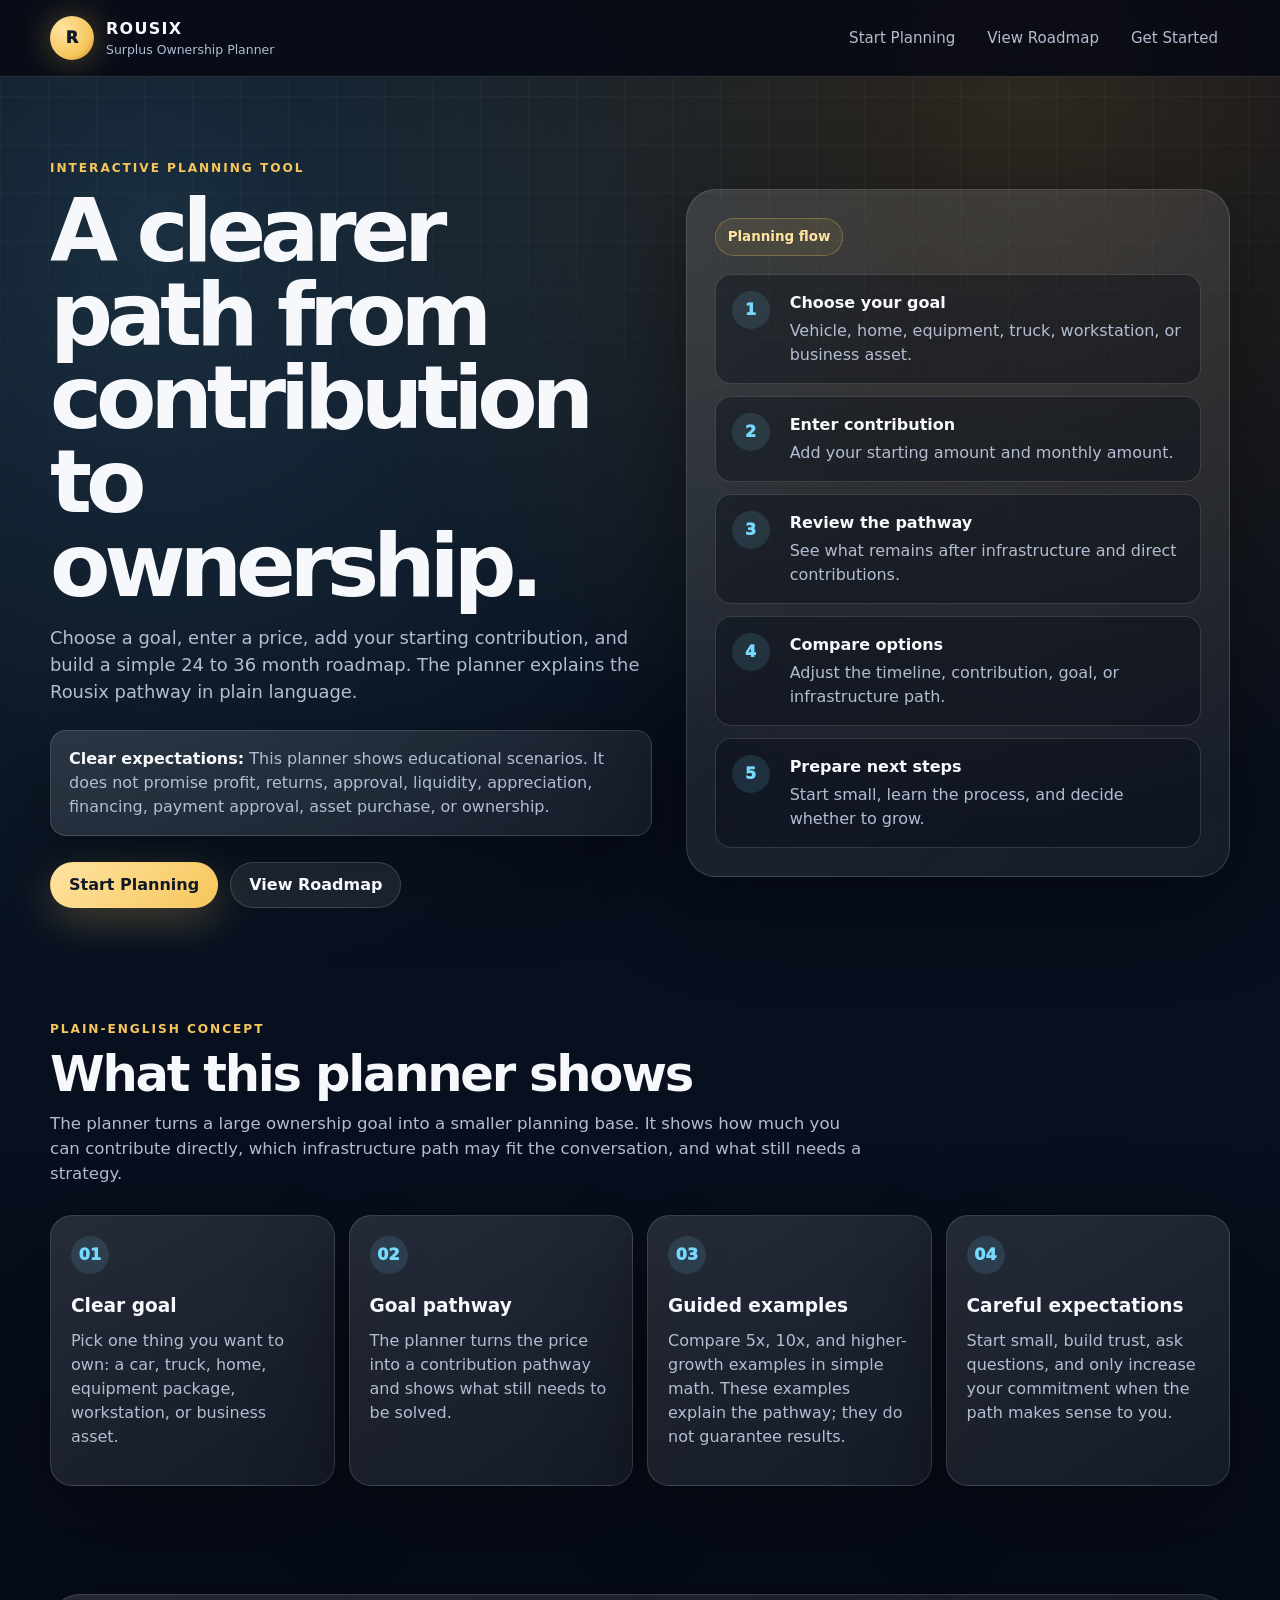
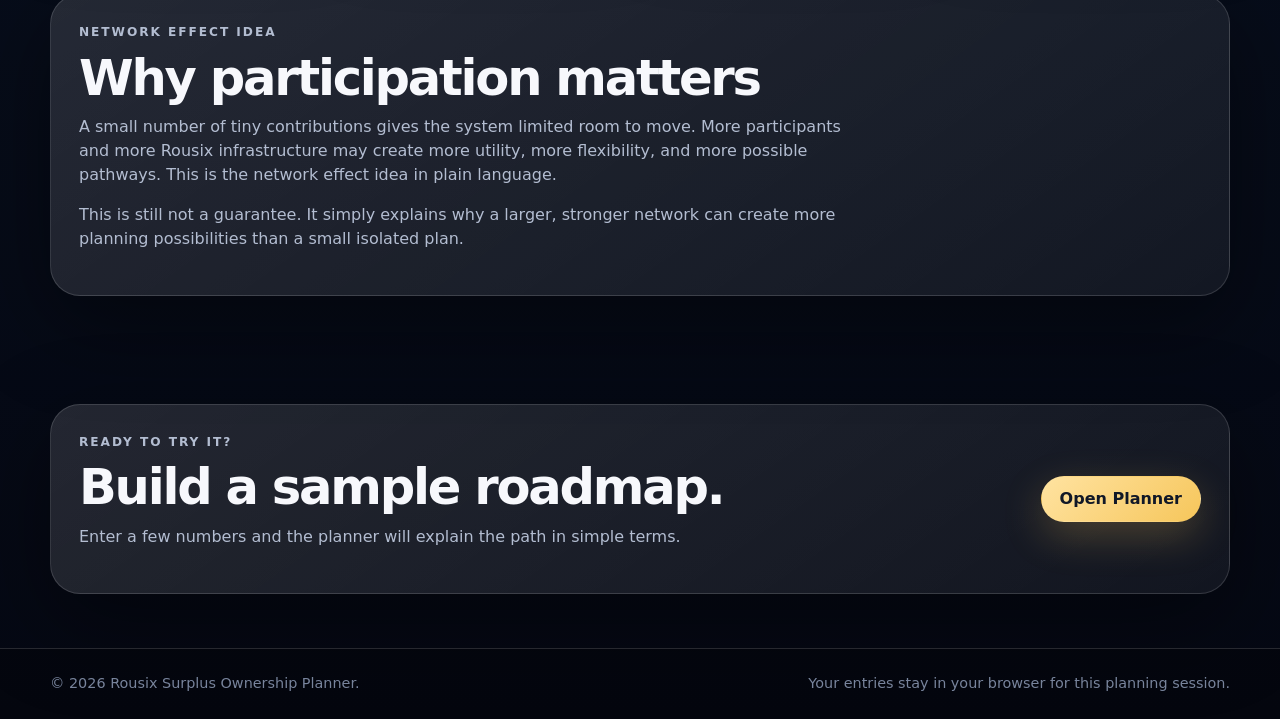
<file: index.html>
<!DOCTYPE html>
<html lang="en">
<head>
  <meta charset="UTF-8" />
  <meta name="viewport" content="width=device-width, initial-scale=1.0" />

  <title>Rousix Surplus Ownership Planner</title>

  <meta
    name="description"
    content="A simple surplus-based planning tool for vehicles, homes, equipment, and business goals."
  />

  <link rel="stylesheet" href="styles.css" />
</head>

<body>
  <header class="site-header">
    <div class="shell header-inner">
      <a class="brand" href="index.html" aria-label="Rousix Surplus Ownership Planner home">
        <span class="brand-mark">R</span>
        <span class="brand-text">
          <strong>Rousix</strong>
          <small>Surplus Ownership Planner</small>
        </span>
      </a>

      <nav class="nav-links" aria-label="Primary navigation">
        <a href="planner.html">Start Planning</a>
        <a href="roadmap.html">View Roadmap</a>
        <a href="get-started.html">Get Started</a>
      </nav>
    </div>
  </header>

  <main>
    <section class="hero-section">
      <div class="shell hero-grid">
        <div class="hero-copy">
          <p class="eyebrow">Interactive planning tool</p>

          <h1>A clearer path from contribution to ownership.</h1>

          <p class="hero-lede">
            Choose a goal, enter a price, add your starting contribution, and
            build a simple 24 to 36 month roadmap. The planner explains the
            Rousix pathway in plain language.
          </p>

          <div class="important-card">
            <strong>Clear expectations:</strong>
            This planner shows educational scenarios. It does not promise profit,
            returns, approval, liquidity, appreciation, financing, payment approval,
            asset purchase, or ownership.
          </div>

          <div class="hero-actions">
            <a class="button button-primary" href="planner.html">Start Planning</a>
            <a class="button button-secondary" href="roadmap.html">View Roadmap</a>
          </div>
        </div>

        <aside class="hero-panel" aria-label="Planning flow preview">
          <div class="path-card">
            <span class="path-label">Planning flow</span>

            <ol class="simple-flow">
              <li>
                <span>1</span>
                <div>
                  <strong>Choose your goal</strong>
                  <p>Vehicle, home, equipment, truck, workstation, or business asset.</p>
                </div>
              </li>

              <li>
                <span>2</span>
                <div>
                  <strong>Enter contribution</strong>
                  <p>Add your starting amount and monthly amount.</p>
                </div>
              </li>

              <li>
                <span>3</span>
                <div>
                  <strong>Review the pathway</strong>
                  <p>See what remains after infrastructure and direct contributions.</p>
                </div>
              </li>

              <li>
                <span>4</span>
                <div>
                  <strong>Compare options</strong>
                  <p>Adjust the timeline, contribution, goal, or infrastructure path.</p>
                </div>
              </li>

              <li>
                <span>5</span>
                <div>
                  <strong>Prepare next steps</strong>
                  <p>Start small, learn the process, and decide whether to grow.</p>
                </div>
              </li>
            </ol>
          </div>
        </aside>
      </div>
    </section>

    <section class="section-block">
      <div class="shell">
        <div class="section-heading">
          <p class="eyebrow">Plain-English concept</p>

          <h2>What this planner shows</h2>

          <p>
            The planner turns a large ownership goal into a smaller planning base.
            It shows how much you can contribute directly, which infrastructure
            path may fit the conversation, and what still needs a strategy.
          </p>
        </div>

        <div class="concept-grid">
          <article class="concept-card">
            <span>01</span>
            <h3>Clear goal</h3>
            <p>
              Pick one thing you want to own: a car, truck, home, equipment
              package, workstation, or business asset.
            </p>
          </article>

          <article class="concept-card">
            <span>02</span>
            <h3>Goal pathway</h3>
            <p>
              The planner turns the price into a contribution pathway and shows
              what still needs to be solved.
            </p>
          </article>

          <article class="concept-card">
            <span>03</span>
            <h3>Guided examples</h3>
            <p>
              Compare 5x, 10x, and higher-growth examples in simple math. These
              examples explain the pathway; they do not guarantee results.
            </p>
          </article>

          <article class="concept-card">
            <span>04</span>
            <h3>Careful expectations</h3>
            <p>
              Start small, build trust, ask questions, and only increase your
              commitment when the path makes sense to you.
            </p>
          </article>
        </div>
      </div>
    </section>

    <section class="section-block">
      <div class="shell">
        <div class="network-panel">
          <div>
            <p class="eyebrow">Network effect idea</p>

            <h2>Why participation matters</h2>

            <p>
              A small number of tiny contributions gives the system limited room
              to move. More participants and more Rousix infrastructure may create
              more utility, more flexibility, and more possible pathways. This is
              the network effect idea in plain language.
            </p>

            <p>
              This is still not a guarantee. It simply explains why a larger,
              stronger network can create more planning possibilities than a small
              isolated plan.
            </p>
          </div>
        </div>
      </div>
    </section>

    <section class="section-block">
      <div class="shell">
        <div class="cta-panel">
          <div>
            <p class="eyebrow">Ready to try it?</p>
            <h2>Build a sample roadmap.</h2>
            <p>
              Enter a few numbers and the planner will explain the path in simple terms.
            </p>
          </div>

          <a class="button button-primary" href="planner.html">Open Planner</a>
        </div>
      </div>
    </section>
  </main>

  <footer class="site-footer">
    <div class="shell footer-inner">
      <p>© <span id="year"></span> Rousix Surplus Ownership Planner.</p>
      <p>Your entries stay in your browser for this planning session.</p>
    </div>
  </footer>

  <script src="app.js"></script>
</body>
</html>
</file>
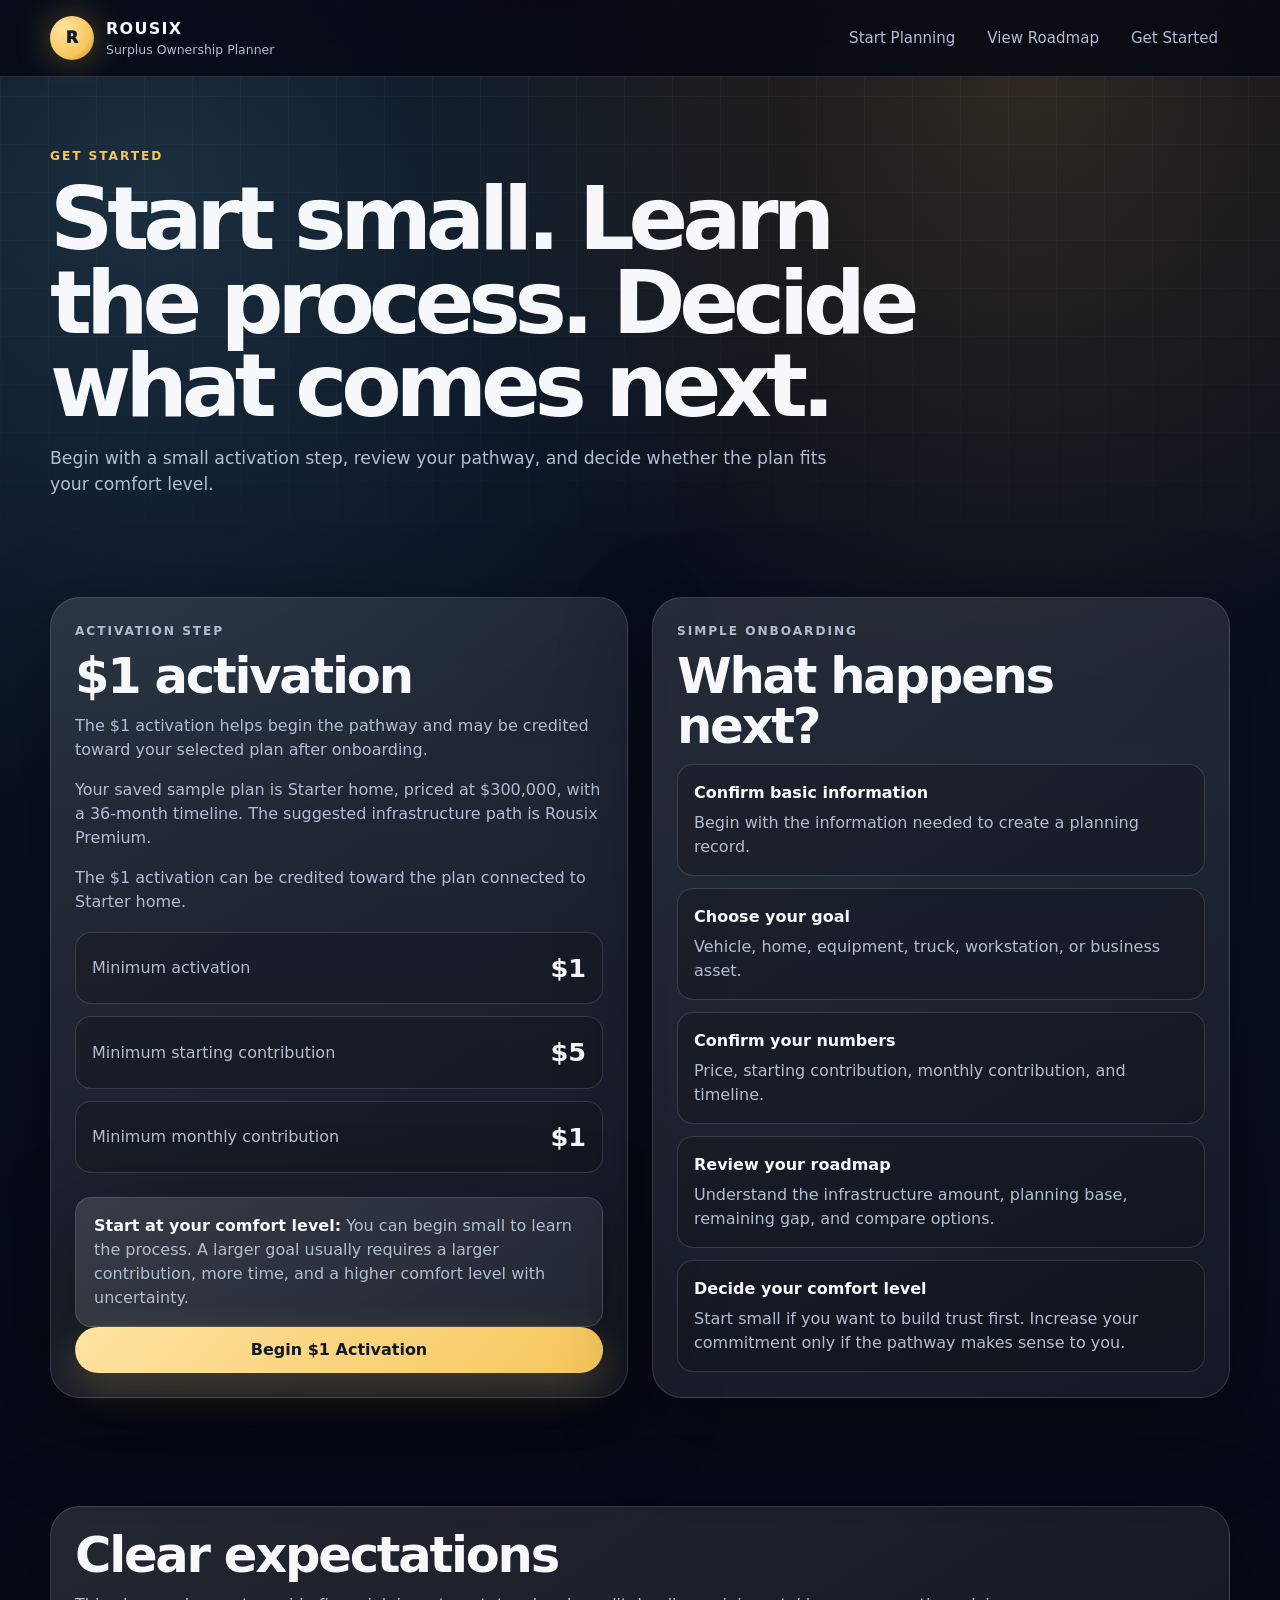
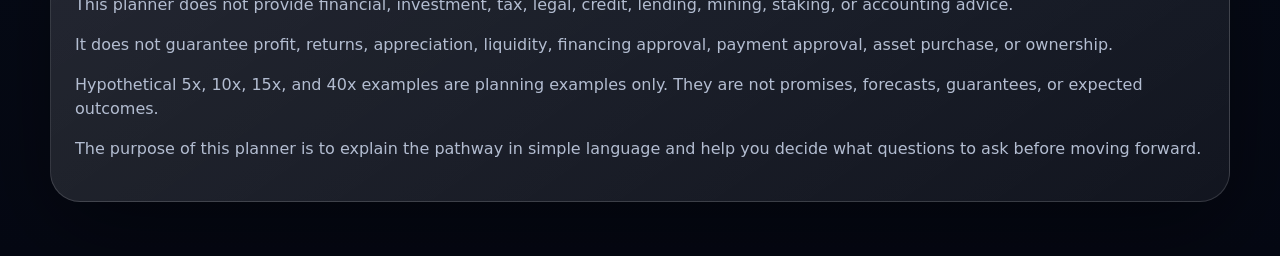
<file: get-started.html>
<!DOCTYPE html>
<html lang="en">
<head>
  <meta charset="UTF-8" />
  <meta name="viewport" content="width=device-width, initial-scale=1.0" />

  <title>Get Started | Rousix Surplus Ownership Planner</title>

  <link rel="stylesheet" href="styles.css" />
</head>

<body>
  <header class="site-header">
    <div class="shell header-inner">
      <a class="brand" href="index.html" aria-label="Rousix Surplus Ownership Planner home">
        <span class="brand-mark">R</span>
        <span class="brand-text">
          <strong>Rousix</strong>
          <small>Surplus Ownership Planner</small>
        </span>
      </a>

      <nav class="nav-links" aria-label="Primary navigation">
        <a href="planner.html">Start Planning</a>
        <a href="roadmap.html">View Roadmap</a>
        <a href="get-started.html">Get Started</a>
      </nav>
    </div>
  </header>

  <main>
    <section class="page-hero">
      <div class="shell">
        <p class="eyebrow">Get started</p>

        <h1>Start small. Learn the process. Decide what comes next.</h1>

        <p>
          Begin with a small activation step, review your pathway, and decide
          whether the plan fits your comfort level.
        </p>
      </div>
    </section>

    <section class="section-block">
      <div class="shell start-grid">
        <section class="start-card">
          <p class="eyebrow">Activation step</p>

          <h2>$1 activation</h2>

          <p>
            The $1 activation helps begin the pathway and may be credited toward
            your selected plan after onboarding.
          </p>

          <p id="activationPlanSummary">Your saved sample plan will appear here.</p>

          <p id="activationCreditText">
            The $1 activation can be credited toward your saved plan.
          </p>

          <div class="minimum-list">
            <div>
              <span>Minimum activation</span>
              <strong>$1</strong>
            </div>

            <div>
              <span>Minimum starting contribution</span>
              <strong>$5</strong>
            </div>

            <div>
              <span>Minimum monthly contribution</span>
              <strong>$1</strong>
            </div>
          </div>

          <div class="important-card">
            <strong>Start at your comfort level:</strong>
            You can begin small to learn the process. A larger goal usually requires
            a larger contribution, more time, and a higher comfort level with uncertainty.
          </div>

          <a id="activationButton" class="button button-primary full-button" href="#">
            Begin $1 Activation
          </a>
        </section>

        <aside class="start-card">
          <p class="eyebrow">Simple onboarding</p>

          <h2>What happens next?</h2>

          <ol class="vertical-steps">
            <li>
              <strong>Confirm basic information</strong>
              <p>Begin with the information needed to create a planning record.</p>
            </li>

            <li>
              <strong>Choose your goal</strong>
              <p>Vehicle, home, equipment, truck, workstation, or business asset.</p>
            </li>

            <li>
              <strong>Confirm your numbers</strong>
              <p>Price, starting contribution, monthly contribution, and timeline.</p>
            </li>

            <li>
              <strong>Review your roadmap</strong>
              <p>
                Understand the infrastructure amount, planning base, remaining gap,
                and compare options.
              </p>
            </li>

            <li>
              <strong>Decide your comfort level</strong>
              <p>
                Start small if you want to build trust first. Increase your
                commitment only if the pathway makes sense to you.
              </p>
            </li>
          </ol>
        </aside>
      </div>
    </section>

    <section class="section-block">
      <div class="shell">
        <div class="disclaimer-card">
          <h2>Clear expectations</h2>

          <p>
            This planner does not provide financial, investment, tax, legal,
            credit, lending, mining, staking, or accounting advice.
          </p>

          <p>
            It does not guarantee profit, returns, appreciation, liquidity,
            financing approval, payment approval, asset purchase, or ownership.
          </p>

          <p>
            Hypothetical 5x, 10x, 15x, and 40x examples are planning examples
            only. They are not promises, forecasts, guarantees, or expected outcomes.
          </p>

          <p>
            The purpose of this planner is to explain the pathway in simple
            language and help you decide what questions to ask before moving forward.
          </p>
        </div>
      </div>
    </section>
  </main>

  <script src="app.js"></script>
</body>
</html>
</file>
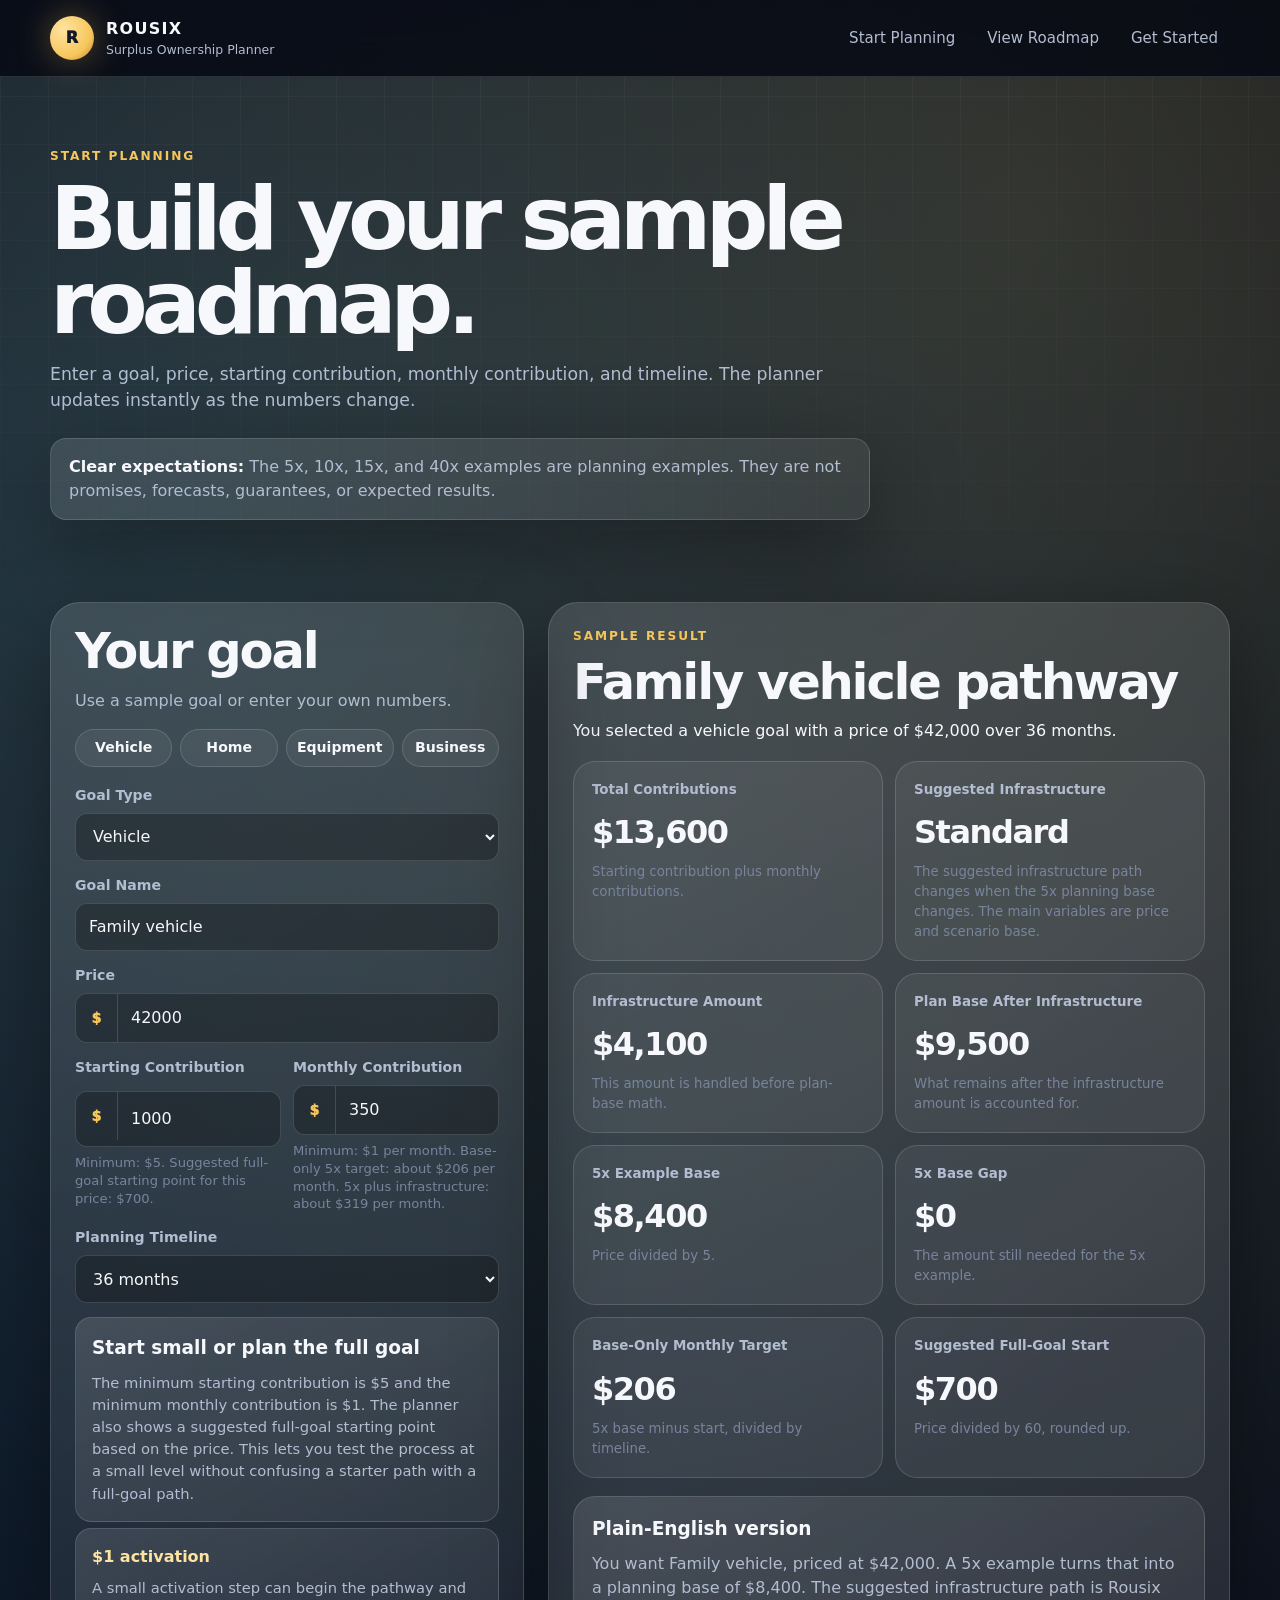
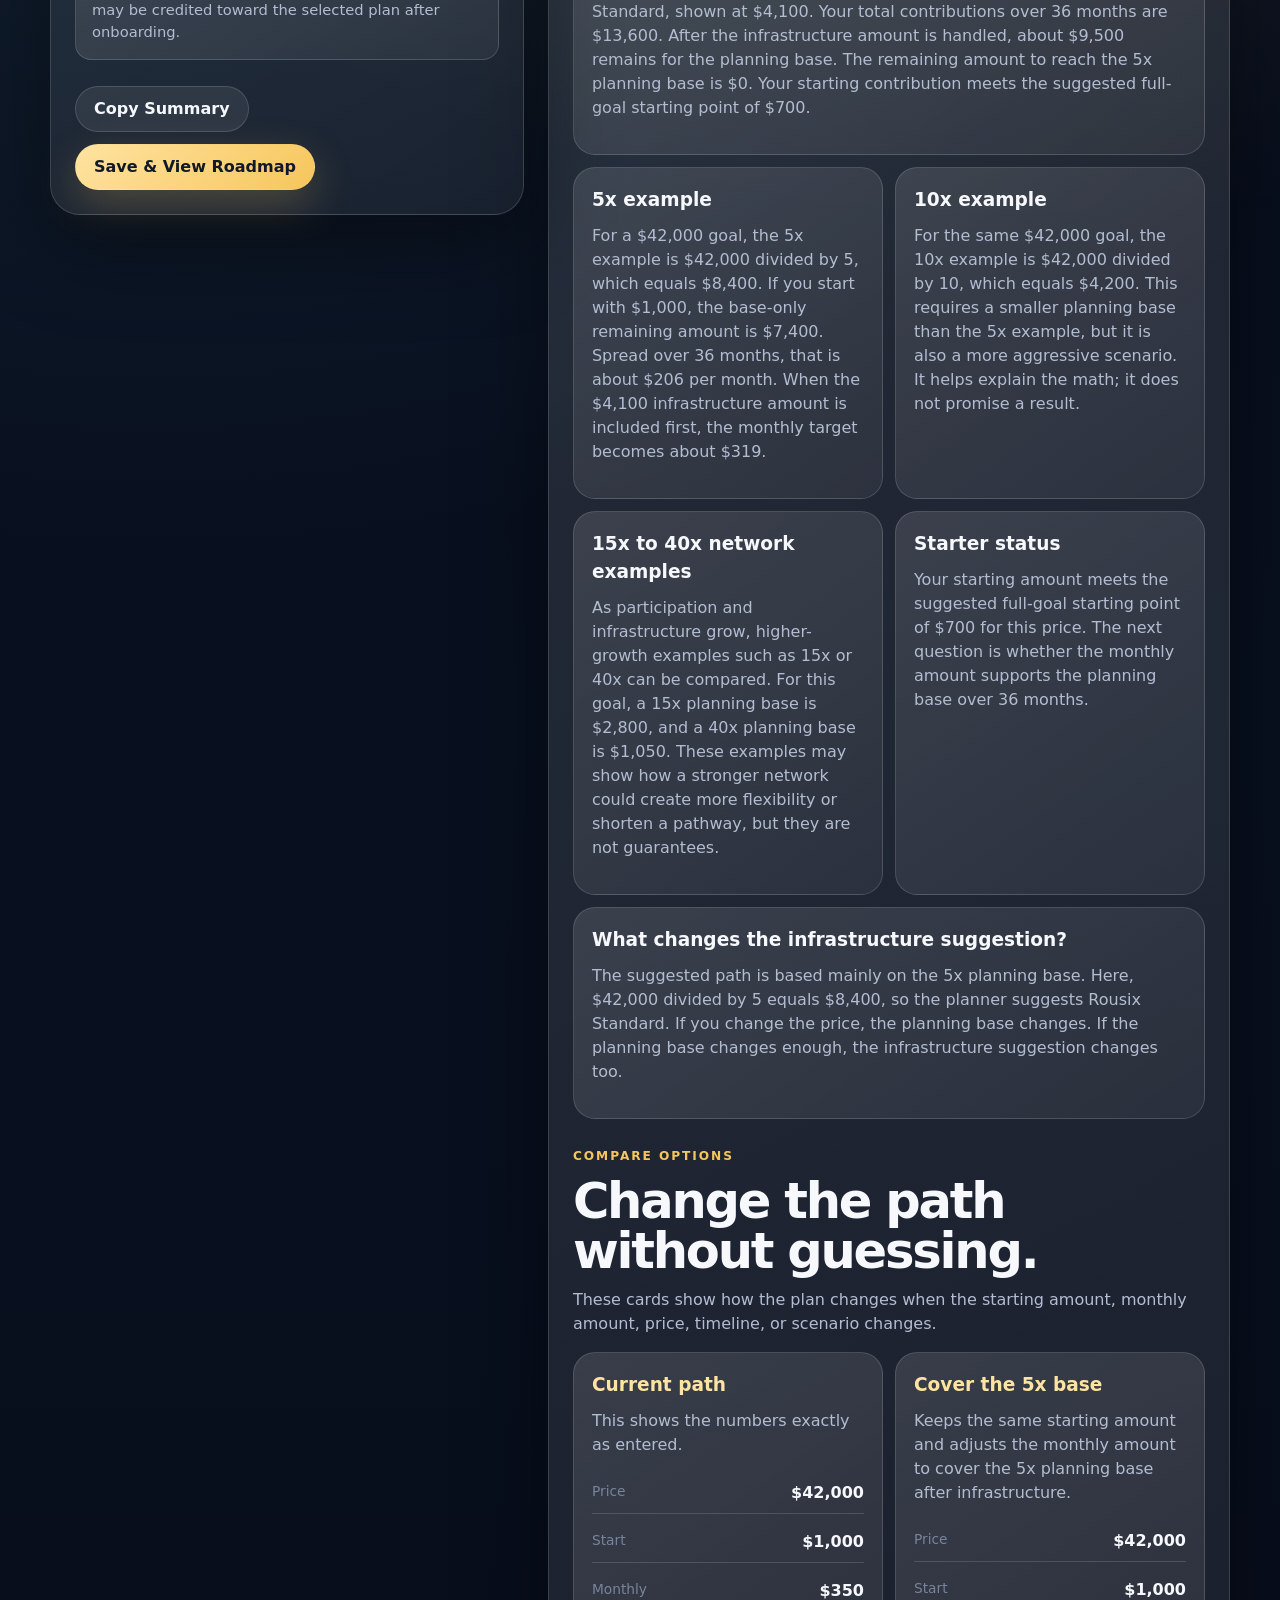
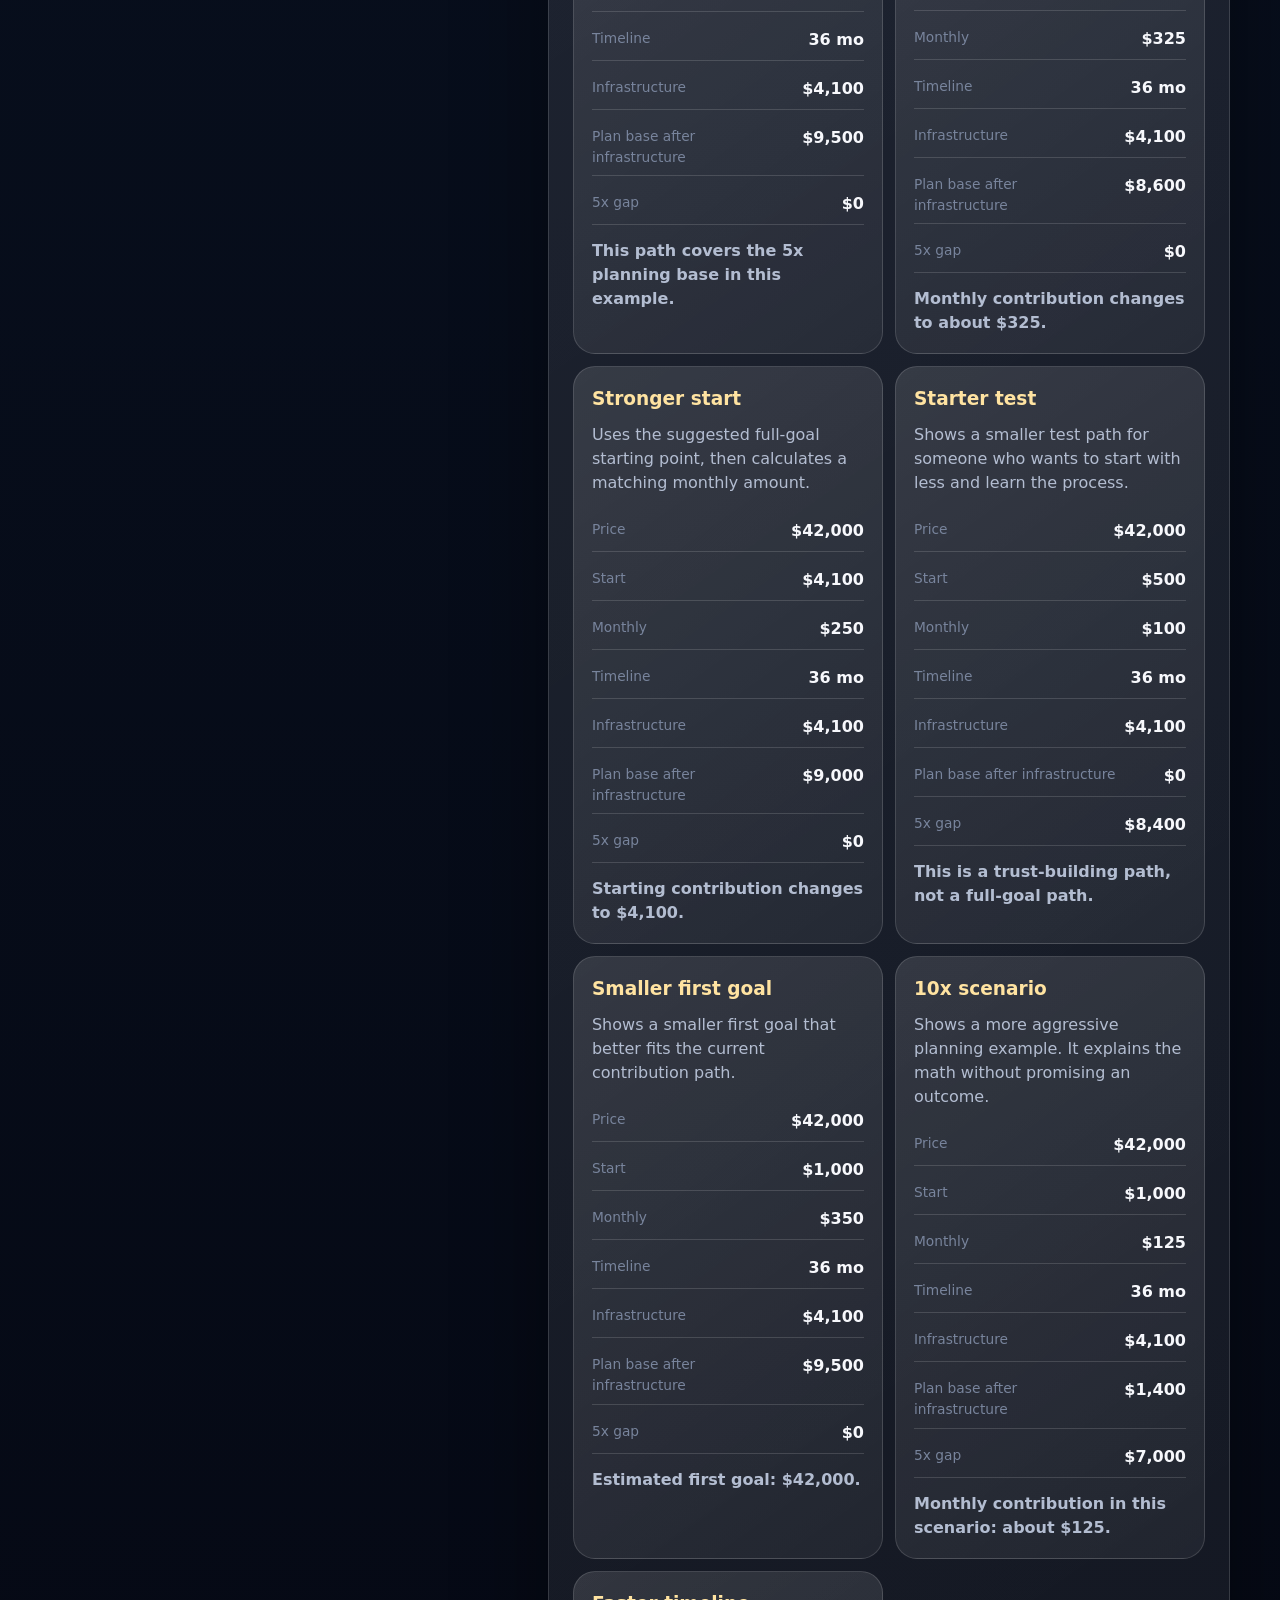
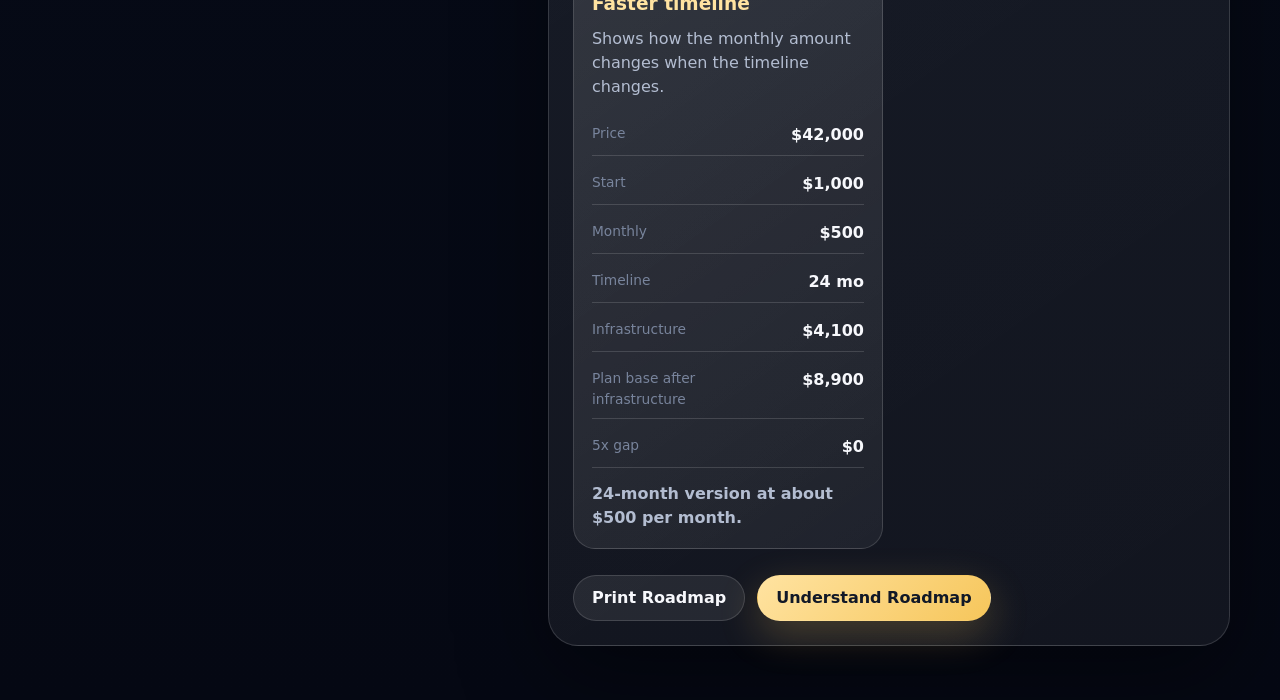
<file: planner.html>
<!DOCTYPE html>
<html lang="en">
<head>
  <meta charset="UTF-8" />
  <meta name="viewport" content="width=device-width, initial-scale=1.0" />

  <title>Start Planning | Rousix Surplus Ownership Planner</title>

  <link rel="stylesheet" href="styles.css" />
</head>

<body>
  <header class="site-header">
    <div class="shell header-inner">
      <a class="brand" href="index.html" aria-label="Rousix Surplus Ownership Planner home">
        <span class="brand-mark">R</span>
        <span class="brand-text">
          <strong>Rousix</strong>
          <small>Surplus Ownership Planner</small>
        </span>
      </a>

      <nav class="nav-links" aria-label="Primary navigation">
        <a href="planner.html">Start Planning</a>
        <a href="roadmap.html">View Roadmap</a>
        <a href="get-started.html">Get Started</a>
      </nav>
    </div>
  </header>

  <main>
    <section class="page-hero">
      <div class="shell">
        <p class="eyebrow">Start planning</p>

        <h1>Build your sample roadmap.</h1>

        <p>
          Enter a goal, price, starting contribution, monthly contribution, and
          timeline. The planner updates instantly as the numbers change.
        </p>

        <div class="important-card">
          <strong>Clear expectations:</strong>
          The 5x, 10x, 15x, and 40x examples are planning examples. They are not
          promises, forecasts, guarantees, or expected results.
        </div>
      </div>
    </section>

    <section class="planner-section">
      <div class="shell planner-grid">
        <form id="plannerForm" class="planner-card">
          <div class="form-header">
            <h2>Your goal</h2>
            <p>Use a sample goal or enter your own numbers.</p>
          </div>

          <div class="sample-row" aria-label="Sample goal buttons">
            <button type="button" class="sample-button" data-sample="vehicle">
              Vehicle
            </button>
            <button type="button" class="sample-button" data-sample="home">
              Home
            </button>
            <button type="button" class="sample-button" data-sample="equipment">
              Equipment
            </button>
            <button type="button" class="sample-button" data-sample="business">
              Business
            </button>
          </div>

          <label class="field">
            <span>Goal Type</span>
            <select id="goalType">
              <option value="Vehicle" selected>Vehicle</option>
              <option value="Truck">Truck</option>
              <option value="Home">Home</option>
              <option value="Equipment">Equipment</option>
              <option value="Workstation">Workstation</option>
              <option value="Business Asset">Business Asset</option>
            </select>
          </label>

          <label class="field">
            <span>Goal Name</span>
            <input
              id="goalName"
              type="text"
              value="Family vehicle"
              maxlength="70"
              autocomplete="off"
            />
          </label>

          <label class="field">
            <span>Price</span>
            <div class="money-input">
              <span>$</span>
              <input
                id="price"
                type="number"
                min="0"
                step="500"
                value="42000"
              />
            </div>
          </label>

          <div class="field-grid">
            <label class="field">
              <span>Starting Contribution</span>
              <div class="money-input">
                <span>$</span>
                <input
                  id="startingContribution"
                  type="number"
                  min="5"
                  step="25"
                  value="1000"
                />
              </div>
              <small id="startingHelp" class="field-help">
                Minimum: $5.
              </small>
            </label>

            <label class="field">
              <span>Monthly Contribution</span>
              <div class="money-input">
                <span>$</span>
                <input
                  id="monthlyContribution"
                  type="number"
                  min="1"
                  step="25"
                  value="350"
                />
              </div>
              <small id="monthlyHelp" class="field-help">
                Minimum: $1 per month.
              </small>
            </label>
          </div>

          <label class="field">
            <span>Planning Timeline</span>
            <select id="timelineMonths">
              <option value="24">24 months</option>
              <option value="30">30 months</option>
              <option value="36" selected>36 months</option>
            </select>
          </label>

          <div class="minimum-box">
            <h3>Start small or plan the full goal</h3>
            <p>
              The minimum starting contribution is $5 and the minimum monthly
              contribution is $1. The planner also shows a suggested full-goal
              starting point based on the price. This lets you test the process
              at a small level without confusing a starter path with a full-goal path.
            </p>
          </div>

          <div class="activation-preview">
            <span>$1 activation</span>
            <p>
              A small activation step can begin the pathway and may be credited
              toward the selected plan after onboarding.
            </p>
          </div>

          <div class="form-actions">
            <button type="button" id="copySummary" class="button button-secondary">
              Copy Summary
            </button>
            <button type="button" id="saveAndRoadmap" class="button button-primary">
              Save & View Roadmap
            </button>
          </div>
        </form>

        <section class="results-card" aria-live="polite">
          <p class="eyebrow">Sample result</p>

          <h2 id="resultTitle">Family vehicle pathway</h2>

          <p id="simpleSummary">Your plan will appear here.</p>

          <div class="metric-grid">
            <article class="metric-card">
              <span>Total Contributions</span>
              <strong id="directContribution">$0</strong>
              <small>Starting contribution plus monthly contributions.</small>
            </article>

            <article class="metric-card">
              <span>Suggested Infrastructure</span>
              <strong id="suggestedTier">Standard</strong>
              <small id="tierReason">Based on price and planning base.</small>
            </article>

            <article class="metric-card">
              <span>Infrastructure Amount</span>
              <strong id="infrastructureCost">$0</strong>
              <small>This amount is handled before plan-base math.</small>
            </article>

            <article class="metric-card">
              <span>Plan Base After Infrastructure</span>
              <strong id="planBaseAfterInfrastructure">$0</strong>
              <small>What remains after the infrastructure amount is accounted for.</small>
            </article>

            <article class="metric-card">
              <span>5x Example Base</span>
              <strong id="fiveXBase">$0</strong>
              <small>Price divided by 5.</small>
            </article>

            <article class="metric-card">
              <span>5x Base Gap</span>
              <strong id="fiveXGap">$0</strong>
              <small>The amount still needed for the 5x example.</small>
            </article>

            <article class="metric-card">
              <span>Base-Only Monthly Target</span>
              <strong id="baseOnlyMonthly">$0</strong>
              <small>5x base minus start, divided by timeline.</small>
            </article>

            <article class="metric-card">
              <span>Suggested Full-Goal Start</span>
              <strong id="goalMinimum">$0</strong>
              <small>Price divided by 60, rounded up.</small>
            </article>
          </div>

          <div class="scenario-panel">
            <h3>Plain-English version</h3>
            <p id="plainEnglish"></p>
          </div>

          <div class="scenario-grid">
            <article class="scenario-card">
              <h3>5x example</h3>
              <p id="fiveXText"></p>
            </article>

            <article class="scenario-card">
              <h3>10x example</h3>
              <p id="tenXText"></p>
            </article>
          </div>

          <div class="scenario-grid">
            <article class="scenario-card">
              <h3>15x to 40x network examples</h3>
              <p id="networkScenarioText"></p>
            </article>

            <article class="scenario-card">
              <h3>Starter status</h3>
              <p id="starterStatus"></p>
            </article>
          </div>

          <div class="scenario-panel">
            <h3>What changes the infrastructure suggestion?</h3>
            <p id="tierFormula"></p>
          </div>

          <div class="compare-section-inline">
            <p class="eyebrow">Compare options</p>

            <h2>Change the path without guessing.</h2>

            <p class="muted-copy">
              These cards show how the plan changes when the starting amount,
              monthly amount, price, timeline, or scenario changes.
            </p>

            <div id="compareGrid" class="compare-grid"></div>
          </div>

          <div class="button-row">
            <button type="button" id="printPlan" class="button button-secondary">
              Print Roadmap
            </button>
            <a class="button button-primary" href="roadmap.html">
              Understand Roadmap
            </a>
          </div>
        </section>
      </div>
    </section>
  </main>

  <div id="toast" class="toast" role="status" aria-live="polite">
    Summary copied.
  </div>

  <script src="app.js"></script>
</body>
</html>
</file>
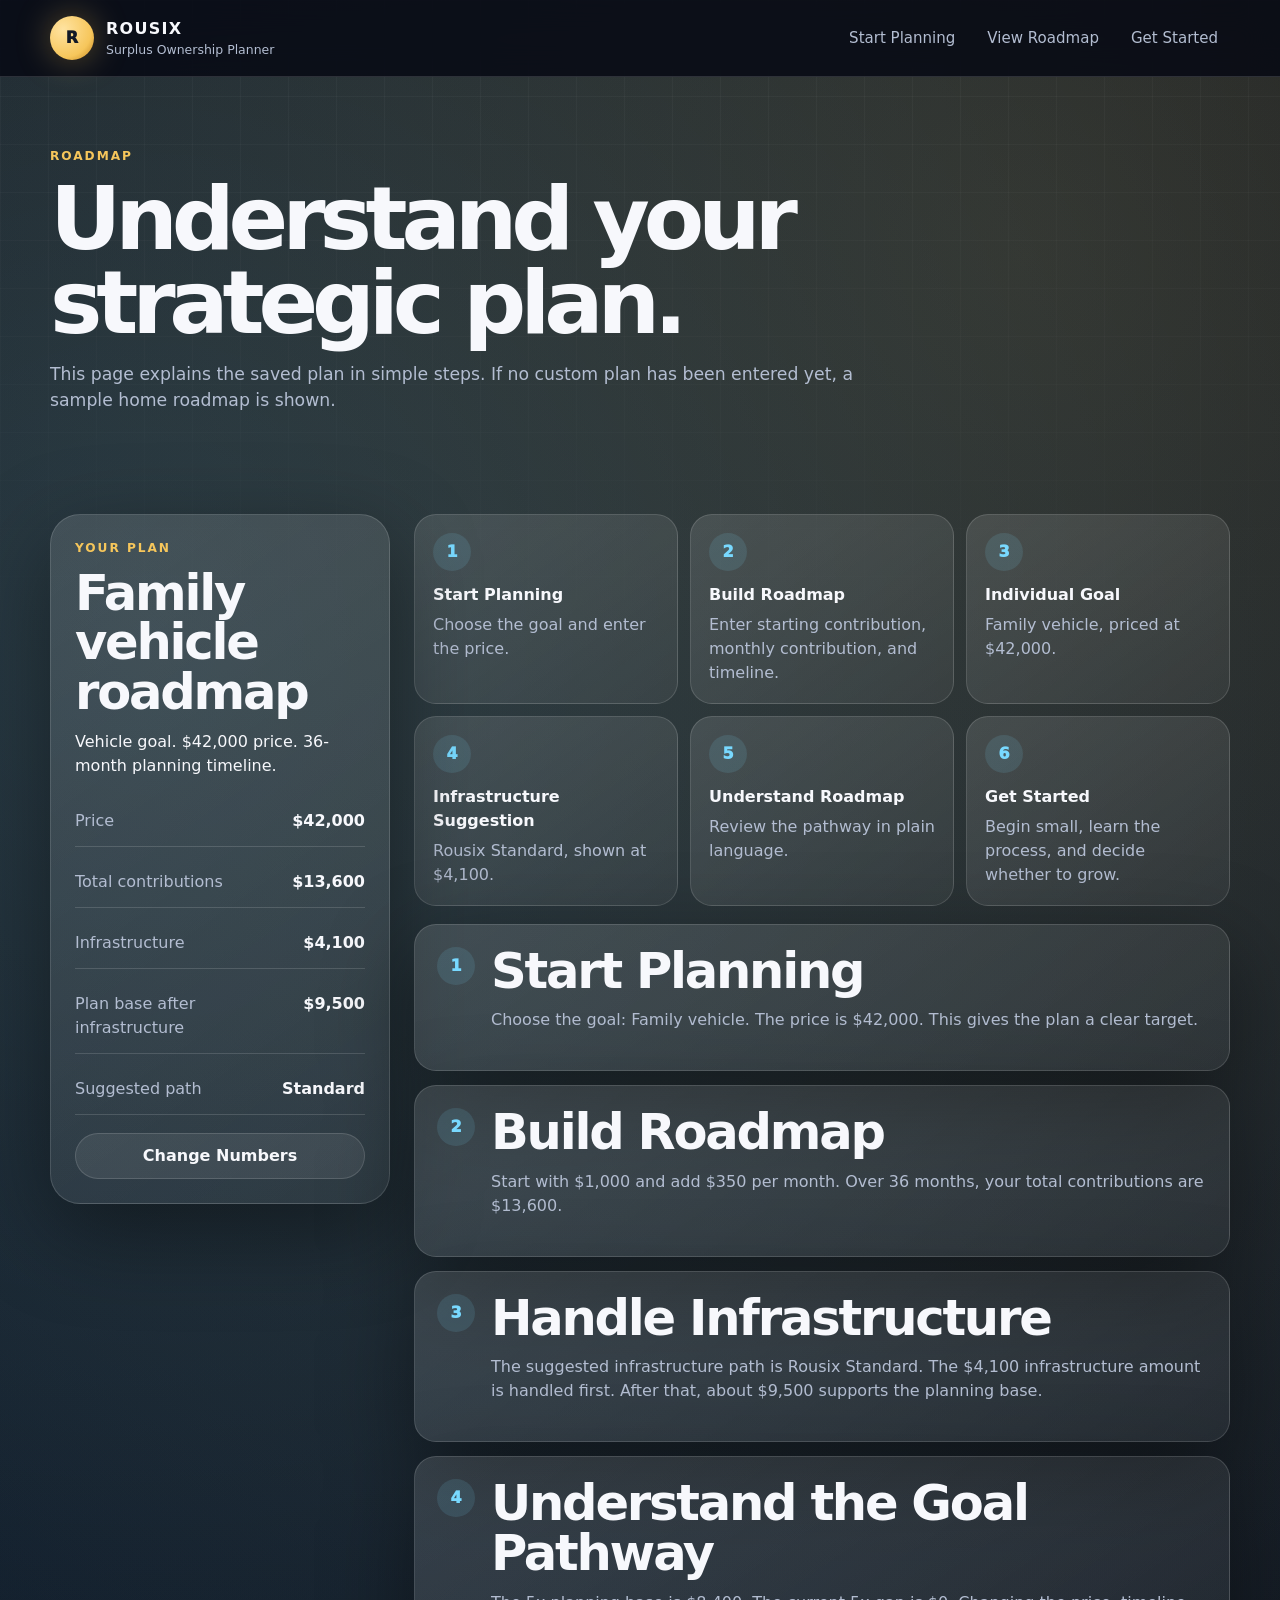
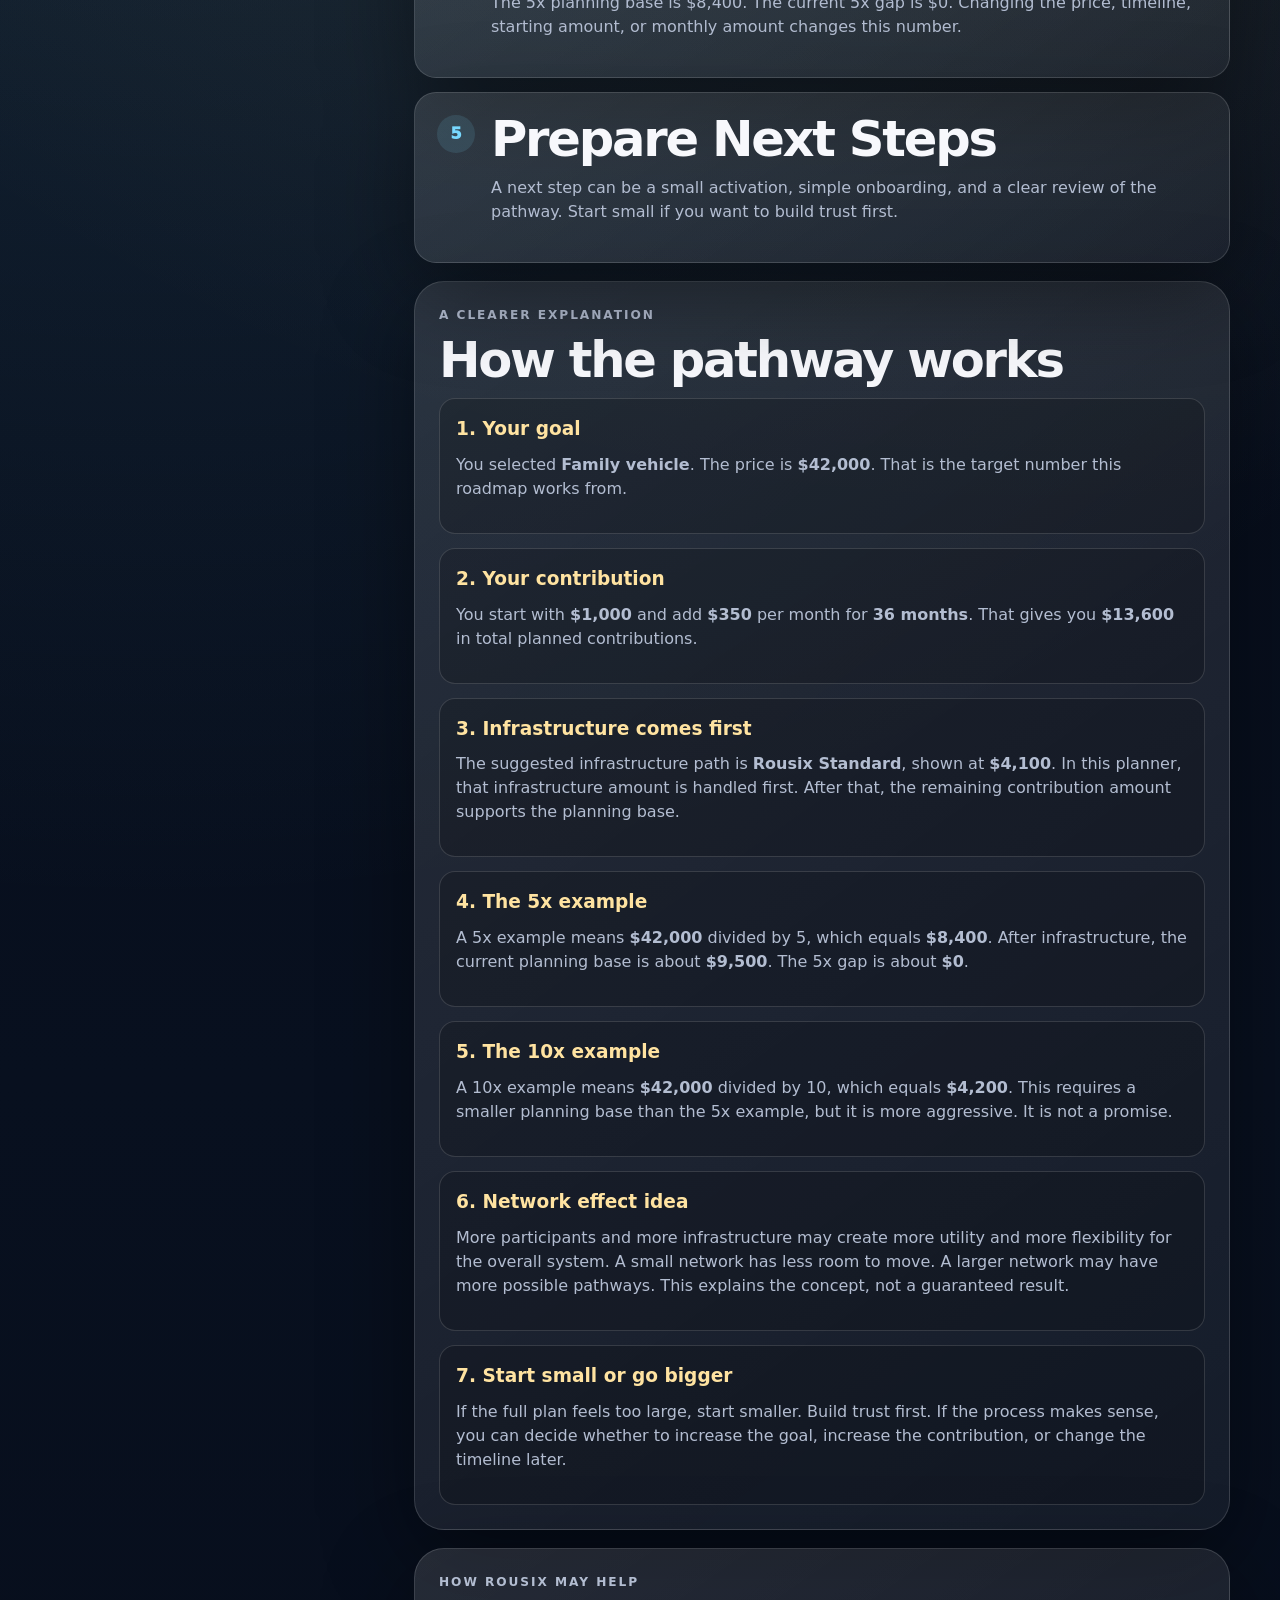
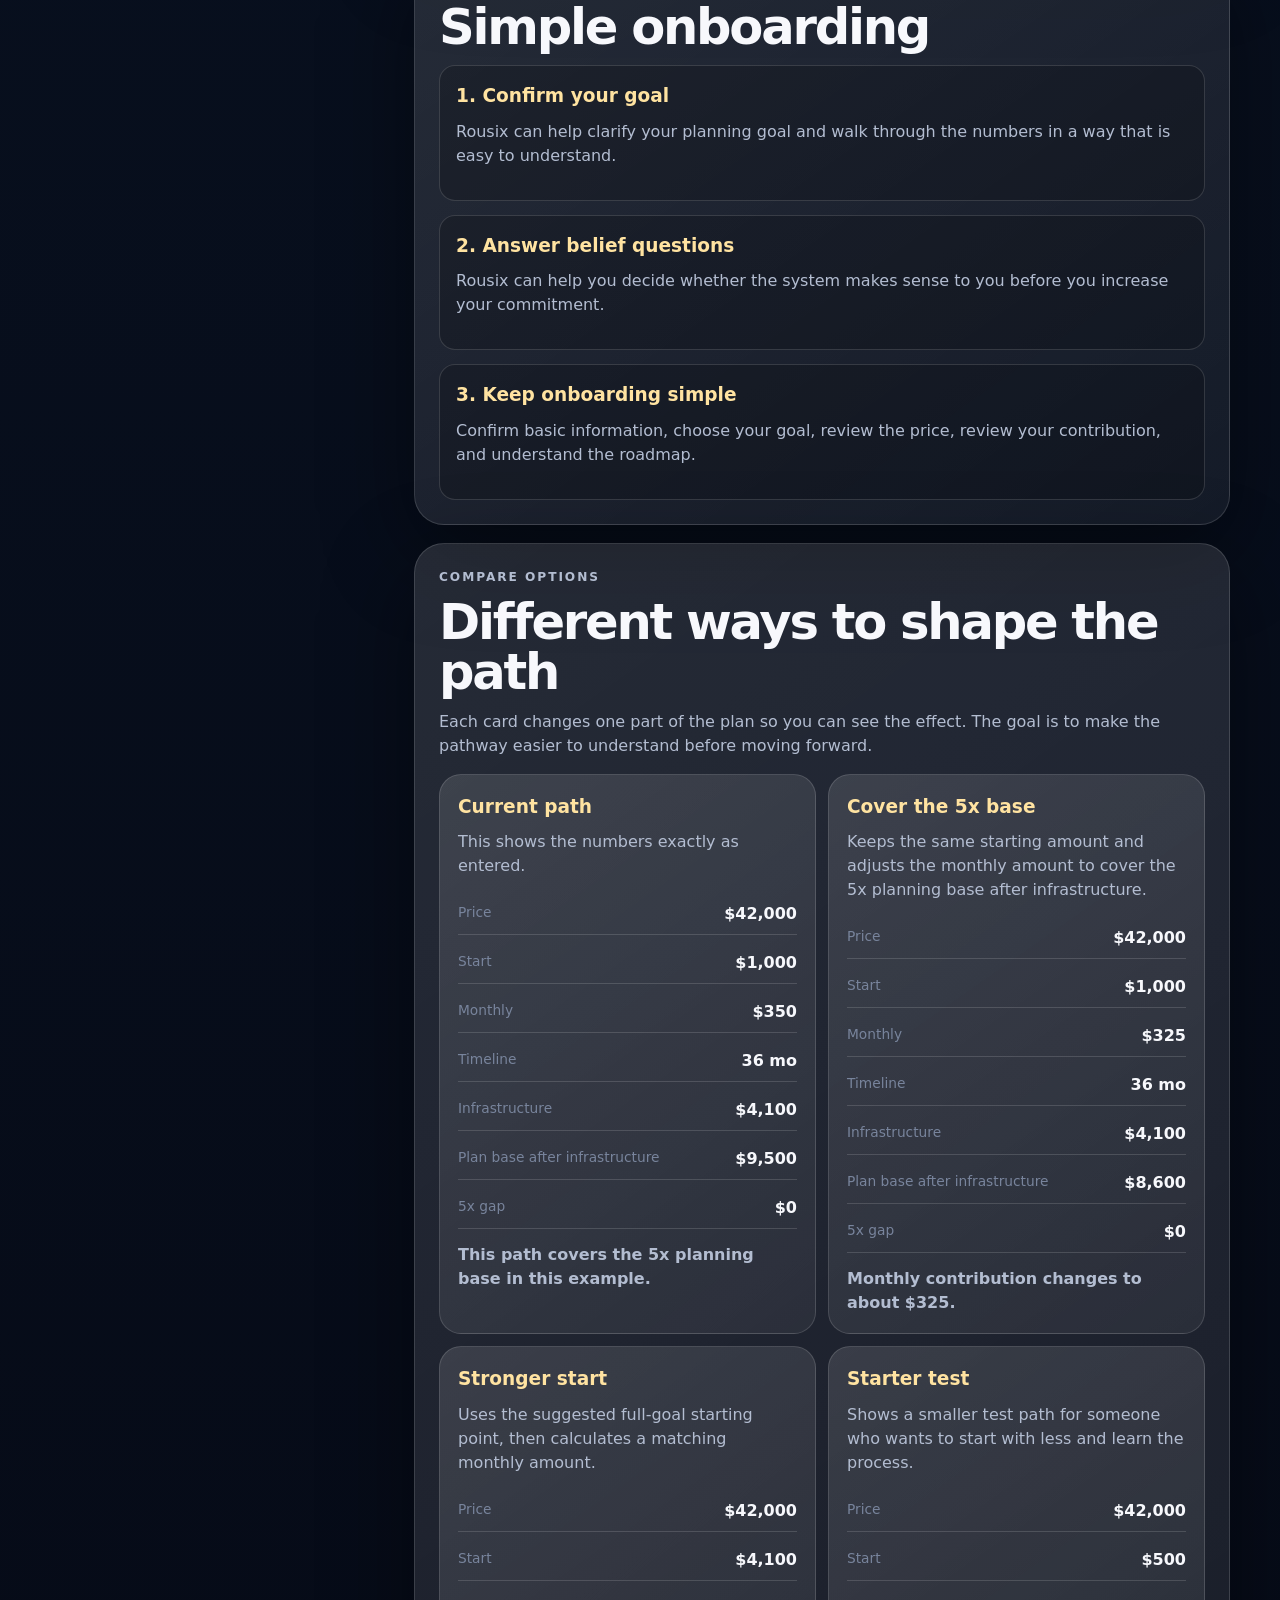
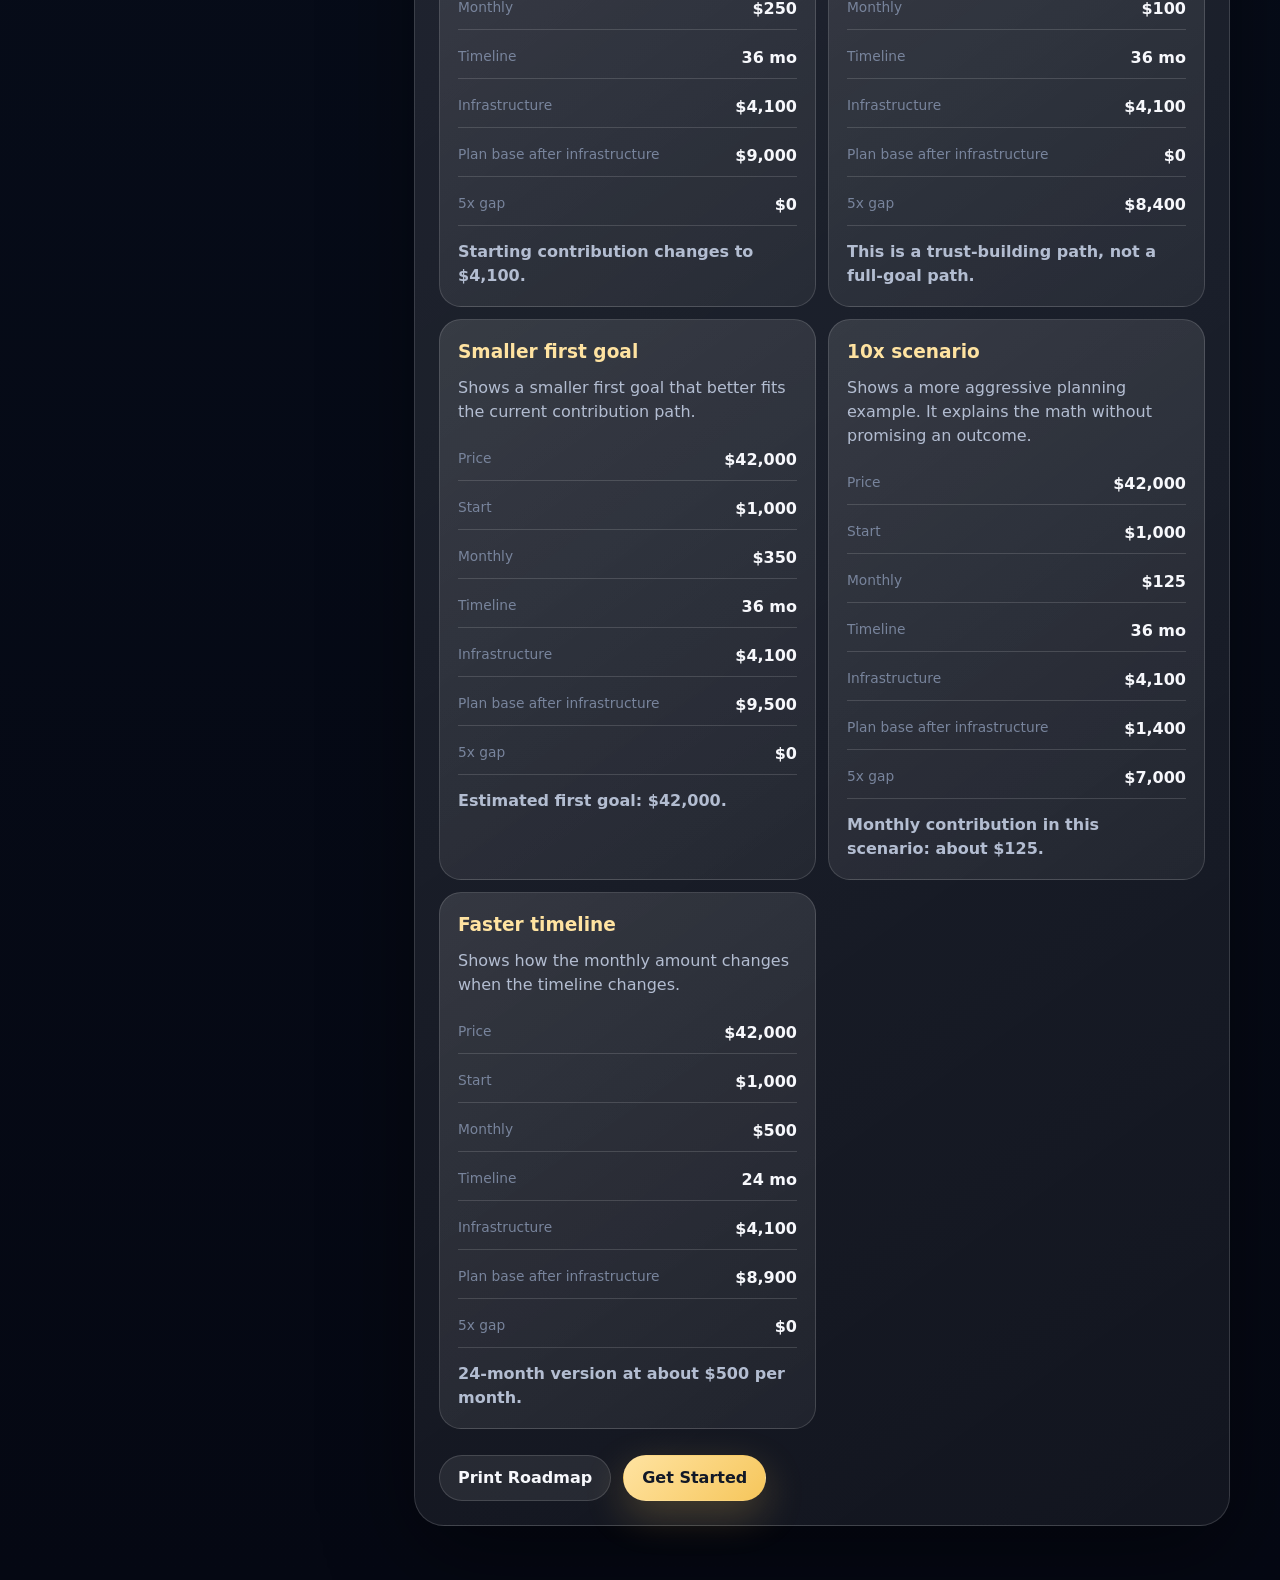
<file: roadmap.html>
<!DOCTYPE html>
<html lang="en">
<head>
  <meta charset="UTF-8" />
  <meta name="viewport" content="width=device-width, initial-scale=1.0" />

  <title>Roadmap | Rousix Surplus Ownership Planner</title>

  <link rel="stylesheet" href="styles.css" />
</head>

<body>
  <header class="site-header">
    <div class="shell header-inner">
      <a class="brand" href="index.html" aria-label="Rousix Surplus Ownership Planner home">
        <span class="brand-mark">R</span>
        <span class="brand-text">
          <strong>Rousix</strong>
          <small>Surplus Ownership Planner</small>
        </span>
      </a>

      <nav class="nav-links" aria-label="Primary navigation">
        <a href="planner.html">Start Planning</a>
        <a href="roadmap.html">View Roadmap</a>
        <a href="get-started.html">Get Started</a>
      </nav>
    </div>
  </header>

  <main>
    <section class="page-hero">
      <div class="shell">
        <p class="eyebrow">Roadmap</p>

        <h1>Understand your strategic plan.</h1>

        <p>
          This page explains the saved plan in simple steps. If no custom plan
          has been entered yet, a sample home roadmap is shown.
        </p>
      </div>
    </section>

    <section class="roadmap-section">
      <div class="shell roadmap-layout">
        <aside class="summary-sidebar">
          <p class="eyebrow">Your plan</p>

          <h2 id="roadmapTitle">Sample roadmap</h2>

          <p id="roadmapSummary">Your saved plan will appear here.</p>

          <div class="mini-metrics">
            <div>
              <span>Price</span>
              <strong id="sidePrice">$0</strong>
            </div>

            <div>
              <span>Total contributions</span>
              <strong id="sideDirect">$0</strong>
            </div>

            <div>
              <span>Infrastructure</span>
              <strong id="sideInfrastructure">$0</strong>
            </div>

            <div>
              <span>Plan base after infrastructure</span>
              <strong id="sidePlanBase">$0</strong>
            </div>

            <div>
              <span>Suggested path</span>
              <strong id="sideTier">Standard</strong>
            </div>
          </div>

          <a class="button button-secondary full-button" href="planner.html">
            Change Numbers
          </a>
        </aside>

        <section class="roadmap-main">
          <div class="flow-chart">
            <article class="flow-step">
              <span>1</span>
              <strong>Start Planning</strong>
              <p>Choose the goal and enter the price.</p>
            </article>

            <article class="flow-step">
              <span>2</span>
              <strong>Build Roadmap</strong>
              <p>Enter starting contribution, monthly contribution, and timeline.</p>
            </article>

            <article class="flow-step">
              <span>3</span>
              <strong>Individual Goal</strong>
              <p id="flowGoal">Your goal appears here.</p>
            </article>

            <article class="flow-step">
              <span>4</span>
              <strong>Infrastructure Suggestion</strong>
              <p id="flowTier">The suggested path appears here.</p>
            </article>

            <article class="flow-step">
              <span>5</span>
              <strong>Understand Roadmap</strong>
              <p>Review the pathway in plain language.</p>
            </article>

            <article class="flow-step">
              <span>6</span>
              <strong>Get Started</strong>
              <p>Begin small, learn the process, and decide whether to grow.</p>
            </article>
          </div>

          <div class="stage-stack">
            <article class="stage-card">
              <span class="stage-number">1</span>
              <h2>Start Planning</h2>
              <p id="stageOneText">Choose the goal and enter the price.</p>
            </article>

            <article class="stage-card">
              <span class="stage-number">2</span>
              <h2>Build Roadmap</h2>
              <p id="stageTwoText">Add the starting contribution and monthly contribution.</p>
            </article>

            <article class="stage-card">
              <span class="stage-number">3</span>
              <h2>Handle Infrastructure</h2>
              <p id="stageThreeText">
                The suggested infrastructure amount is handled before plan-base math.
              </p>
            </article>

            <article class="stage-card">
              <span class="stage-number">4</span>
              <h2>Understand the Goal Pathway</h2>
              <p id="stageFourText">See what still needs a strategy.</p>
            </article>

            <article class="stage-card">
              <span class="stage-number">5</span>
              <h2>Prepare Next Steps</h2>
              <p id="stageFiveText">
                Start small, learn the process, and decide whether to increase your commitment later.
              </p>
            </article>
          </div>

          <div class="explanation-panel">
            <p class="eyebrow">A clearer explanation</p>

            <h2>How the pathway works</h2>

            <div id="laymanExplanation" class="layman-text"></div>
          </div>

          <div class="explanation-panel">
            <p class="eyebrow">How Rousix may help</p>

            <h2>Simple onboarding</h2>

            <div class="plain-list">
              <article>
                <h3>1. Confirm your goal</h3>
                <p>
                  Rousix can help clarify your planning goal and walk through the
                  numbers in a way that is easy to understand.
                </p>
              </article>

              <article>
                <h3>2. Answer belief questions</h3>
                <p>
                  Rousix can help you decide whether the system makes sense to you
                  before you increase your commitment.
                </p>
              </article>

              <article>
                <h3>3. Keep onboarding simple</h3>
                <p>
                  Confirm basic information, choose your goal, review the price,
                  review your contribution, and understand the roadmap.
                </p>
              </article>
            </div>
          </div>

          <div class="explanation-panel">
            <p class="eyebrow">Compare options</p>

            <h2>Different ways to shape the path</h2>

            <p>
              Each card changes one part of the plan so you can see the effect.
              The goal is to make the pathway easier to understand before moving forward.
            </p>

            <div id="roadmapCompareGrid" class="compare-grid"></div>

            <div class="button-row">
              <button type="button" id="printRoadmap" class="button button-secondary">
                Print Roadmap
              </button>
              <a class="button button-primary" href="get-started.html">
                Get Started
              </a>
            </div>
          </div>
        </section>
      </div>
    </section>
  </main>

  <script src="app.js"></script>
</body>
</html>
</file>
<file: styles.css>
:root {
  --bg: #050813;
  --bg-2: #08101f;
  --panel: rgba(255, 255, 255, 0.075);
  --panel-strong: rgba(255, 255, 255, 0.12);
  --text: #f7f8fc;
  --muted: #b3bdd1;
  --faint: #78849c;
  --line: rgba(255, 255, 255, 0.14);
  --gold: #f6c65b;
  --gold-2: #ffe3a1;
  --blue: #78d9ff;
  --green: #8df5b6;
  --red: #ff9a9a;
  --shadow: 0 28px 90px rgba(0, 0, 0, 0.42);
  --radius-xl: 30px;
  --radius-lg: 22px;
  --radius-md: 16px;
  --radius-sm: 12px;
  --max: 1180px;
}

* {
  box-sizing: border-box;
}

html {
  scroll-behavior: smooth;
}

body {
  margin: 0;
  color: var(--text);
  background:
    radial-gradient(circle at 12% 10%, rgba(120, 217, 255, 0.18), transparent 32%),
    radial-gradient(circle at 80% 4%, rgba(246, 198, 91, 0.17), transparent 30%),
    linear-gradient(180deg, #050813 0%, #08101f 42%, #050813 100%);
  font-family:
    Inter,
    ui-sans-serif,
    system-ui,
    -apple-system,
    BlinkMacSystemFont,
    "Segoe UI",
    sans-serif;
  line-height: 1.5;
}

body::before {
  content: "";
  position: fixed;
  inset: 0;
  pointer-events: none;
  background-image:
    linear-gradient(rgba(255, 255, 255, 0.035) 1px, transparent 1px),
    linear-gradient(90deg, rgba(255, 255, 255, 0.035) 1px, transparent 1px);
  background-size: 48px 48px;
  mask-image: linear-gradient(to bottom, black, transparent 80%);
}

a {
  color: inherit;
  text-decoration: none;
}

button,
input,
select {
  font: inherit;
}

button {
  cursor: pointer;
}

.shell {
  width: min(var(--max), calc(100% - 36px));
  margin-inline: auto;
}

.site-header {
  position: sticky;
  top: 0;
  z-index: 20;
  backdrop-filter: blur(18px);
  background: rgba(5, 8, 19, 0.82);
  border-bottom: 1px solid var(--line);
}

.header-inner {
  min-height: 76px;
  display: flex;
  align-items: center;
  justify-content: space-between;
  gap: 22px;
}

.brand {
  display: inline-flex;
  align-items: center;
  gap: 12px;
}

.brand-mark {
  width: 44px;
  height: 44px;
  display: grid;
  place-items: center;
  color: #111827;
  border-radius: 50%;
  font-weight: 950;
  background:
    radial-gradient(circle at 30% 30%, var(--gold-2), var(--gold) 65%, #be7f1c);
  box-shadow: 0 0 34px rgba(246, 198, 91, 0.35);
}

.brand-text {
  display: grid;
}

.brand-text strong {
  font-size: 1rem;
  letter-spacing: 0.08em;
  text-transform: uppercase;
}

.brand-text small {
  color: var(--muted);
  font-size: 0.78rem;
}

.nav-links {
  display: flex;
  gap: 8px;
  align-items: center;
}

.nav-links a {
  padding: 10px 12px;
  color: var(--muted);
  border-radius: 999px;
  font-size: 0.94rem;
}

.nav-links a:hover,
.nav-links a:focus {
  color: var(--text);
  background: rgba(255, 255, 255, 0.09);
}

.hero-section {
  padding: 82px 0 58px;
}

.hero-grid {
  display: grid;
  grid-template-columns: minmax(0, 1.05fr) minmax(320px, 0.95fr);
  gap: 34px;
  align-items: center;
}

.page-hero {
  padding: 70px 0 28px;
}

.page-hero p:not(.eyebrow) {
  max-width: 820px;
  color: var(--muted);
  font-size: 1.08rem;
}

.eyebrow {
  margin: 0 0 12px;
  color: var(--gold);
  text-transform: uppercase;
  letter-spacing: 0.16em;
  font-size: 0.76rem;
  font-weight: 850;
}

h1,
h2,
h3,
p {
  margin-top: 0;
}

h1 {
  max-width: 900px;
  margin-bottom: 18px;
  font-size: clamp(2.5rem, 7vw, 5.5rem);
  line-height: 0.95;
  letter-spacing: -0.07em;
}

h2 {
  margin-bottom: 12px;
  font-size: clamp(1.8rem, 4vw, 3.1rem);
  line-height: 1;
  letter-spacing: -0.045em;
}

h3 {
  margin-bottom: 10px;
  font-size: 1.16rem;
}

.hero-lede {
  max-width: 740px;
  color: var(--muted);
  font-size: 1.12rem;
}

.hero-actions,
.form-actions,
.button-row {
  display: flex;
  flex-wrap: wrap;
  gap: 12px;
  margin-top: 26px;
}

.button {
  min-height: 46px;
  display: inline-flex;
  align-items: center;
  justify-content: center;
  padding: 0 18px;
  border: 1px solid transparent;
  border-radius: 999px;
  font-weight: 850;
  transition:
    transform 160ms ease,
    background 160ms ease,
    border-color 160ms ease;
}

.button:hover,
.button:focus {
  transform: translateY(-1px);
}

.button-primary {
  color: #111827;
  background: linear-gradient(135deg, var(--gold-2), var(--gold));
  box-shadow: 0 14px 40px rgba(246, 198, 91, 0.24);
}

.button-secondary {
  color: var(--text);
  background: rgba(255, 255, 255, 0.08);
  border-color: var(--line);
}

.full-button {
  width: 100%;
}

.important-card,
.path-card,
.planner-card,
.results-card,
.concept-card,
.cta-panel,
.network-panel,
.summary-sidebar,
.stage-card,
.explanation-panel,
.start-card,
.disclaimer-card,
.scenario-panel,
.scenario-card,
.minimum-box,
.compare-card,
.activation-preview,
.flow-step {
  border: 1px solid var(--line);
  background:
    linear-gradient(145deg, rgba(255, 255, 255, 0.12), rgba(255, 255, 255, 0.055));
  border-radius: var(--radius-xl);
  box-shadow: var(--shadow);
}

.important-card {
  max-width: 820px;
  margin: 24px 0 0;
  padding: 16px 18px;
  color: var(--muted);
  border-radius: var(--radius-md);
}

.important-card strong {
  color: var(--text);
}

.path-card {
  padding: 28px;
}

.path-label {
  display: inline-flex;
  margin-bottom: 18px;
  padding: 8px 12px;
  color: var(--gold-2);
  border: 1px solid rgba(246, 198, 91, 0.3);
  border-radius: 999px;
  background: rgba(246, 198, 91, 0.08);
  font-size: 0.84rem;
  font-weight: 850;
}

.simple-flow,
.vertical-steps {
  display: grid;
  gap: 12px;
  padding: 0;
  margin: 0;
  list-style: none;
}

.simple-flow li {
  display: grid;
  grid-template-columns: 46px 1fr;
  gap: 12px;
  padding: 16px;
  border: 1px solid var(--line);
  border-radius: var(--radius-md);
  background: rgba(3, 8, 20, 0.38);
}

.simple-flow li span,
.concept-card span,
.stage-number,
.flow-step span {
  width: 38px;
  height: 38px;
  display: grid;
  place-items: center;
  color: var(--blue);
  border-radius: 50%;
  background: rgba(120, 217, 255, 0.12);
  font-weight: 950;
}

.simple-flow p,
.concept-card p,
.stage-card p,
.start-card p,
.disclaimer-card p,
.explanation-panel p,
.scenario-card p,
.scenario-panel p,
.minimum-box p,
.compare-card p,
.network-panel p,
.flow-step p,
.activation-preview p {
  color: var(--muted);
}

.simple-flow p {
  margin: 4px 0 0;
}

.section-block,
.planner-section,
.roadmap-section {
  padding: 54px 0;
}

.section-heading {
  max-width: 820px;
  margin-bottom: 28px;
}

.section-heading p:not(.eyebrow) {
  color: var(--muted);
  font-size: 1.04rem;
}

.concept-grid {
  display: grid;
  grid-template-columns: repeat(4, 1fr);
  gap: 14px;
}

.concept-card {
  padding: 20px;
  border-radius: var(--radius-lg);
}

.concept-card span {
  margin-bottom: 18px;
}

.cta-panel,
.network-panel {
  display: flex;
  justify-content: space-between;
  align-items: center;
  gap: 22px;
  padding: 28px;
}

.cta-panel p,
.network-panel p {
  max-width: 780px;
  color: var(--muted);
}

.planner-grid {
  display: grid;
  grid-template-columns: minmax(320px, 0.82fr) minmax(0, 1.18fr);
  gap: 24px;
  align-items: start;
}

.planner-card,
.results-card,
.summary-sidebar,
.explanation-panel,
.start-card,
.disclaimer-card {
  padding: 24px;
}

.planner-card {
  position: sticky;
  top: 98px;
}

.form-header p {
  color: var(--muted);
}

.sample-row {
  display: grid;
  grid-template-columns: repeat(4, 1fr);
  gap: 8px;
  margin-bottom: 18px;
}

.sample-button {
  min-height: 38px;
  padding: 6px 10px;
  color: var(--text);
  border: 1px solid var(--line);
  border-radius: 999px;
  background: rgba(255, 255, 255, 0.06);
  font-size: 0.88rem;
  font-weight: 850;
}

.sample-button:hover,
.sample-button:focus {
  border-color: rgba(246, 198, 91, 0.35);
  background: rgba(246, 198, 91, 0.14);
}

.field-grid {
  display: grid;
  grid-template-columns: 1fr 1fr;
  gap: 12px;
}

.field {
  display: grid;
  gap: 7px;
  margin-bottom: 14px;
}

.field span {
  color: var(--muted);
  font-size: 0.88rem;
  font-weight: 850;
}

.field-help {
  color: var(--faint);
  font-size: 0.82rem;
  line-height: 1.35;
}

input,
select {
  width: 100%;
  min-height: 48px;
  padding: 0 13px;
  color: var(--text);
  outline: none;
  border: 1px solid var(--line);
  border-radius: var(--radius-sm);
  background: rgba(0, 0, 0, 0.26);
}

select {
  color-scheme: dark;
}

input:focus,
select:focus {
  border-color: rgba(120, 217, 255, 0.72);
  box-shadow: 0 0 0 4px rgba(120, 217, 255, 0.14);
}

.money-input {
  display: grid;
  grid-template-columns: 42px 1fr;
  overflow: hidden;
  border: 1px solid var(--line);
  border-radius: var(--radius-sm);
  background: rgba(0, 0, 0, 0.26);
}

.money-input span {
  height: 48px;
  display: grid;
  place-items: center;
  color: var(--gold);
  border-right: 1px solid var(--line);
  font-weight: 950;
}

.money-input input {
  border: 0;
  border-radius: 0;
  background: transparent;
}

.minimum-box,
.activation-preview {
  margin-top: 6px;
  padding: 16px;
  border-radius: var(--radius-md);
  box-shadow: none;
}

.minimum-box p,
.activation-preview p {
  margin-bottom: 0;
  font-size: 0.92rem;
}

.activation-preview span {
  display: inline-flex;
  margin-bottom: 8px;
  color: var(--gold-2);
  font-weight: 900;
}

.metric-grid {
  display: grid;
  grid-template-columns: repeat(2, 1fr);
  gap: 12px;
  margin: 18px 0;
}

.metric-card {
  padding: 18px;
  border: 1px solid var(--line);
  border-radius: var(--radius-lg);
  background: rgba(255, 255, 255, 0.06);
}

.metric-card span {
  display: block;
  margin-bottom: 8px;
  color: var(--muted);
  font-size: 0.84rem;
  font-weight: 850;
}

.metric-card strong {
  display: block;
  font-size: clamp(1.35rem, 3vw, 2rem);
  letter-spacing: -0.045em;
}

.metric-card small {
  display: block;
  margin-top: 6px;
  color: var(--faint);
}

.scenario-panel,
.scenario-card {
  padding: 18px;
  border-radius: var(--radius-lg);
  margin-top: 12px;
  box-shadow: none;
}

.scenario-grid {
  display: grid;
  grid-template-columns: 1fr 1fr;
  gap: 12px;
}

.compare-section-inline {
  margin-top: 28px;
}

.muted-copy {
  color: var(--muted);
}

.compare-grid {
  display: grid;
  grid-template-columns: repeat(2, 1fr);
  gap: 12px;
  margin-top: 16px;
}

.compare-card {
  padding: 18px;
  border-radius: var(--radius-lg);
  box-shadow: none;
}

.compare-card h3 {
  color: var(--gold-2);
}

.compare-mini {
  display: grid;
  gap: 8px;
  margin: 14px 0;
}

.compare-mini div {
  display: flex;
  justify-content: space-between;
  gap: 14px;
  padding: 8px 0;
  border-bottom: 1px solid var(--line);
}

.compare-mini span {
  color: var(--faint);
  font-size: 0.86rem;
}

.compare-mini strong {
  text-align: right;
}

.compare-note {
  margin-bottom: 0;
  font-weight: 700;
}

.roadmap-layout {
  display: grid;
  grid-template-columns: 340px minmax(0, 1fr);
  gap: 24px;
  align-items: start;
}

.summary-sidebar {
  position: sticky;
  top: 98px;
}

.mini-metrics {
  display: grid;
  gap: 10px;
  margin: 18px 0;
}

.mini-metrics div {
  display: flex;
  justify-content: space-between;
  gap: 16px;
  padding: 13px 0;
  border-bottom: 1px solid var(--line);
}

.mini-metrics span {
  color: var(--muted);
}

.flow-chart {
  display: grid;
  grid-template-columns: repeat(3, 1fr);
  gap: 12px;
  margin-bottom: 18px;
}

.flow-step {
  padding: 18px;
  border-radius: var(--radius-lg);
  box-shadow: none;
}

.flow-step span {
  margin-bottom: 12px;
}

.flow-step strong {
  display: block;
  margin-bottom: 6px;
}

.flow-step p {
  margin-bottom: 0;
}

.stage-stack {
  display: grid;
  gap: 14px;
}

.stage-card {
  position: relative;
  padding: 22px 22px 22px 76px;
  border-radius: var(--radius-lg);
}

.stage-number {
  position: absolute;
  left: 22px;
  top: 22px;
}

.explanation-panel {
  margin-top: 18px;
}

.layman-text,
.plain-list {
  display: grid;
  gap: 14px;
}

.layman-text article,
.plain-list article {
  padding: 16px;
  border: 1px solid var(--line);
  border-radius: var(--radius-md);
  background: rgba(0, 0, 0, 0.18);
}

.layman-text h3,
.plain-list h3 {
  color: var(--gold-2);
}

.start-grid {
  display: grid;
  grid-template-columns: 1fr 1fr;
  gap: 24px;
}

.minimum-list {
  display: grid;
  gap: 12px;
  margin: 18px 0;
}

.minimum-list div {
  display: flex;
  align-items: center;
  justify-content: space-between;
  gap: 16px;
  padding: 16px;
  border: 1px solid var(--line);
  border-radius: var(--radius-md);
  background: rgba(0, 0, 0, 0.18);
}

.minimum-list span {
  color: var(--muted);
}

.minimum-list strong {
  font-size: 1.6rem;
}

.vertical-steps li {
  padding: 16px;
  border: 1px solid var(--line);
  border-radius: var(--radius-md);
  background: rgba(0, 0, 0, 0.18);
}

.vertical-steps p {
  margin: 6px 0 0;
}

.site-footer {
  border-top: 1px solid var(--line);
  background: rgba(0, 0, 0, 0.26);
}

.footer-inner {
  display: flex;
  justify-content: space-between;
  gap: 18px;
  padding: 24px 0;
  color: var(--faint);
  font-size: 0.9rem;
}

.footer-inner p {
  margin: 0;
}

.toast {
  position: fixed;
  left: 50%;
  bottom: 24px;
  z-index: 40;
  padding: 12px 16px;
  color: #07101f;
  background: var(--green);
  border-radius: 999px;
  font-weight: 900;
  opacity: 0;
  pointer-events: none;
  transform: translate(-50%, 18px);
  transition:
    opacity 180ms ease,
    transform 180ms ease;
}

.toast.show {
  opacity: 1;
  transform: translate(-50%, 0);
}

@media (max-width: 980px) {
  .hero-grid,
  .planner-grid,
  .roadmap-layout,
  .start-grid {
    grid-template-columns: 1fr;
  }

  .planner-card,
  .summary-sidebar {
    position: static;
  }

  .concept-grid,
  .compare-grid,
  .flow-chart {
    grid-template-columns: repeat(2, 1fr);
  }

  .nav-links {
    display: none;
  }
}

@media (max-width: 720px) {
  .shell {
    width: min(100% - 24px, var(--max));
  }

  .hero-section {
    padding-top: 48px;
  }

  .field-grid,
  .metric-grid,
  .sample-row,
  .scenario-grid,
  .concept-grid,
  .compare-grid,
  .flow-chart {
    grid-template-columns: 1fr;
  }

  .cta-panel,
  .network-panel {
    display: grid;
  }

  .brand-text small {
    display: none;
  }

  .stage-card {
    padding-left: 22px;
    padding-top: 72px;
  }

  h1 {
    letter-spacing: -0.055em;
  }
}

@media print {
  body {
    color: #111827;
    background: #ffffff;
  }

  body::before,
  .site-header,
  .planner-card,
  .site-footer,
  .toast,
  .button-row,
  .form-actions {
    display: none !important;
  }

  .results-card,
  .summary-sidebar,
  .stage-card,
  .explanation-panel,
  .disclaimer-card,
  .metric-card,
  .compare-card,
  .flow-step {
    color: #111827;
    background: #ffffff;
    box-shadow: none;
    border-color: #d5d8df;
  }

  p,
  .metric-card small,
  .metric-card span,
  .compare-mini span {
    color: #374151 !important;
  }
}
</file>
